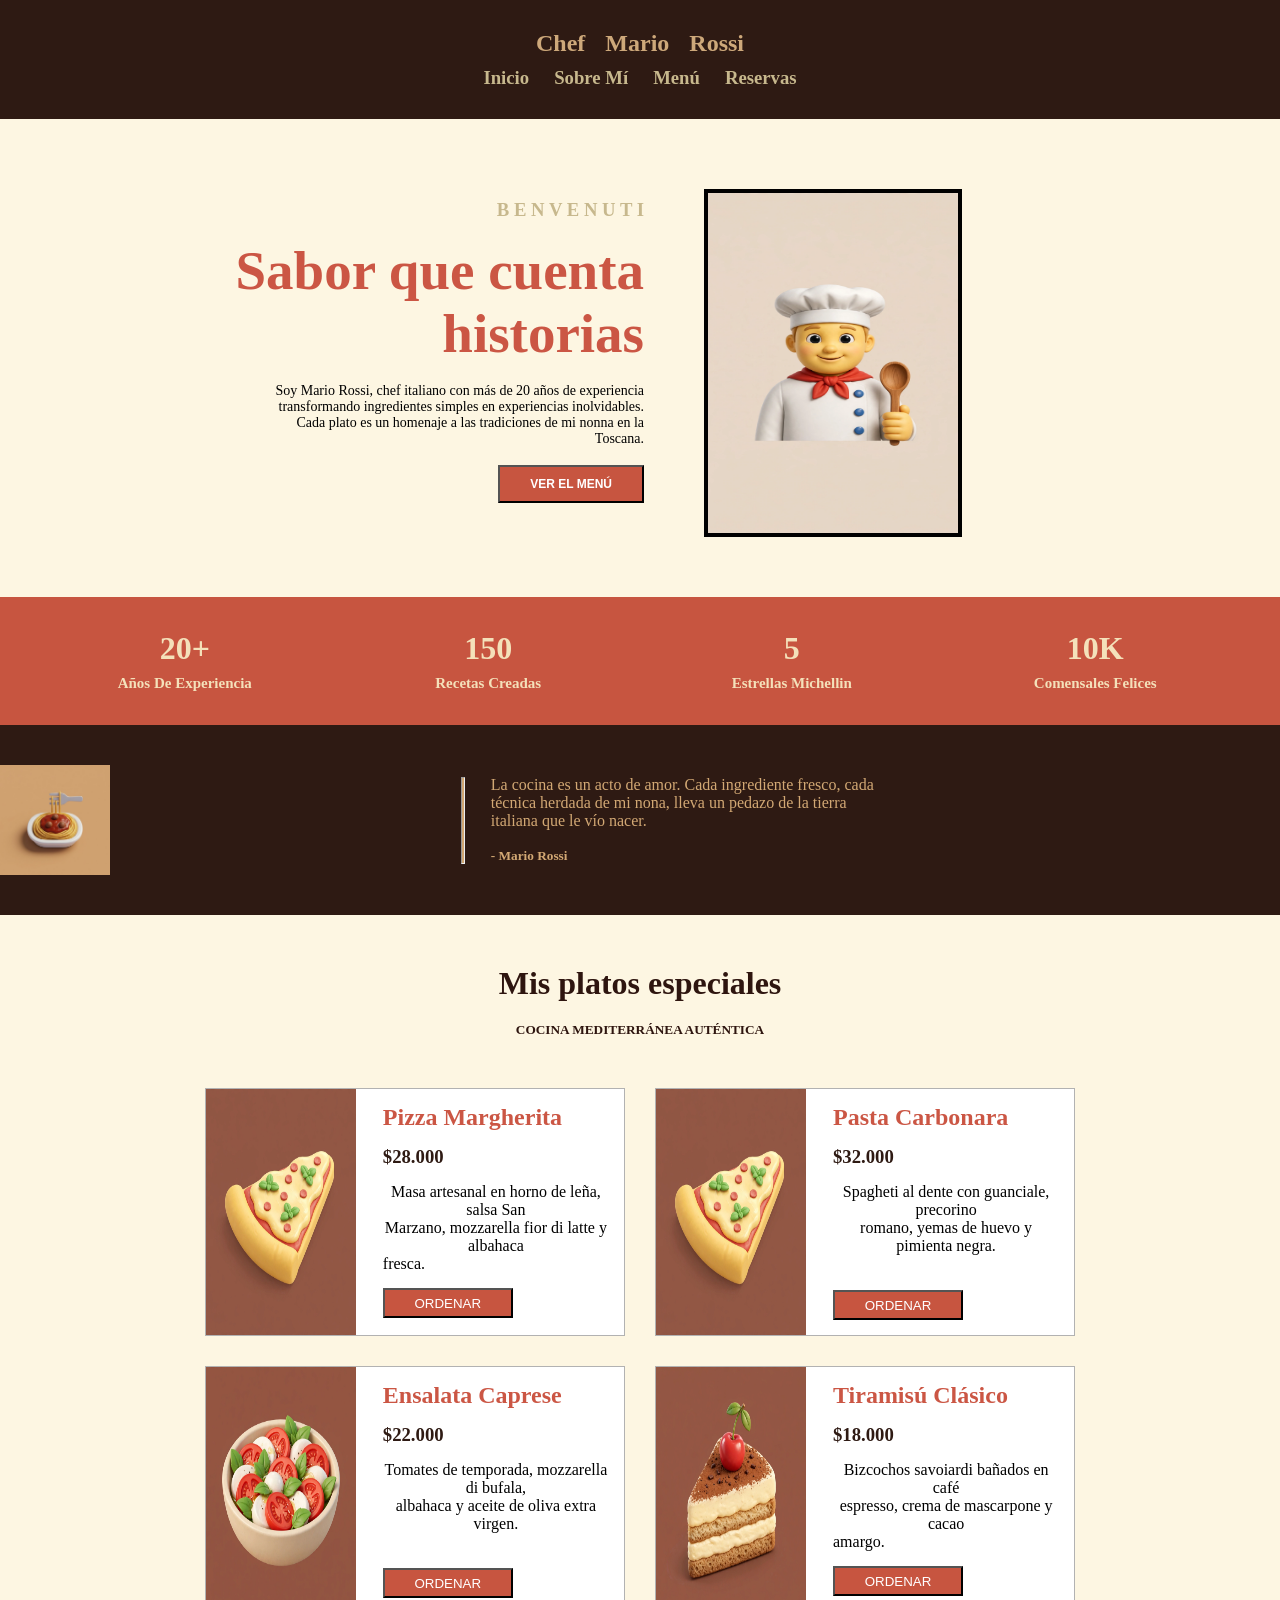
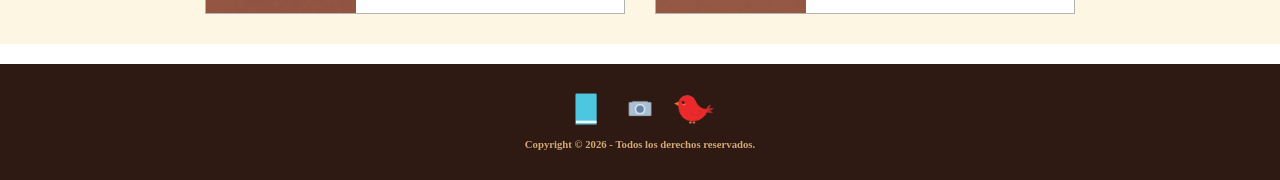
<file: index.html>
<!DOCTYPE html>
<html lang="en">

<head>
    <meta charset="UTF-8">
    <meta name="viewport" content="width=device-width, initial-scale=1.0">
    <link rel="stylesheet" href="stils.css">
    <title>Document</title>
</head>

<body>
    <div class="principal">
        <div class="contenedor1">
            <div class="titulo">
                <h2>Chef</h2>
                <h2>Mario</h2>
                <h2>Rossi</h2>
            </div>
            <div class="iconosIn">
                <h3>Inicio</h3>
                <h3>Sobre Mí</h3>
                <h3>Menú</h3>
                <h3>Reservas</h3>
            </div>
        </div>
        <div class="contenedor2">
            <div class="texto1">
                <h3>B E N V E N U T I</h3>
                <br>
                <h1>Sabor que cuenta</h1>
                <h1>historias</h1>
                <br>
                <p>Soy Mario Rossi, chef italiano con más de 20 años de experiencia</p>
                <p>transformando ingredientes simples en experiencias inolvidables.</p>
                <p>Cada plato es un homenaje a las tradiciones de mi nonna en la</p>
                <p>Toscana.</p>
                <br>
                <div class="">
                    <button class="boton">
                        <h2>VER EL MENÚ</h2>
                    </button>
                </div>
            </div>
            <div class="imagen1">
                <img src="./img/chef.jpg" alt="Cargando">
            </div>
        </div>
        <div class="contenedor3">
            <div class="numeros">
                <h1>20+</h1>
                <h1>150</h1>
                <h1>5</h1>
                <h1>10K</h1>
            </div>
            <div class="numeros">
                <h2>Años De Experiencia</h2>
                <h2>Recetas Creadas</h2>
                <h2>Estrellas Michellin</h2>
                <h2>Comensales Felices</h2>
            </div>
        </div>
        <div class="contenedor4">
            <div>
                <img class="parte4" src="./img/Pasta_pagina.jpg" alt="Cargando">
            </div>
            <hr>
            <div class="text">
                <P>La cocina es un acto de amor. Cada ingrediente fresco, cada </p>
                <p>técnica herdada de mi nona, lleva un pedazo de la tierra </p>
                <p>italiana que le vío nacer.</P>
                <br>
                <h5> - Mario Rossi </h5>
            </div>
            <div>

            </div>
        </div>
        <div class="contenedor_fichas">
            <h1>Mis platos especiales</h1>
            <div class="textico">
                <h5>COCINA MEDITERRÁNEA AUTÉNTICA</h5>
            </div>
            <div class="fichas">
                <div class="fichita">
                    <img src="./img/pizza.jpg" alt="Cargando">
                    <div class="namepiz">
                        <h2>Pizza Margherita</h2>
                        <h3>$28.000</h3>
                        <div class="textopiz">
                            <p>Masa artesanal en horno de leña, salsa San</p>
                            <p>Marzano, mozzarella fior di latte y albahaca</p>
                            <p>fresca.</p>
                        </div>
                        <button>ORDENAR</button>
                    </div>
                </div>
                <div class="fichita">
                    <img src="./img/pizza.jpg" alt="Cargando">
                    <div class="namepiz">
                        <h2>Pasta Carbonara</h2>
                        <h3>$32.000</h3>
                        <div class="textopiz">
                            <p>Spagheti al dente con guanciale, precorino</p>
                            <p>romano, yemas de huevo y pimienta negra.</p>
                        </div>
                        <button class="botoncito">ORDENAR</button>
                    </div>
                </div>
                <div class="fichita">
                    <img src="./img/ensalada.jpg" alt="Cargando">
                    <div class="namepiz">
                        <h2>Ensalata Caprese</h2>
                        <h3>$22.000</h3>
                        <div class="textopiz">
                            <p>Tomates de temporada, mozzarella di bufala,</p>
                            <p>albahaca y aceite de oliva extra virgen.</p>
                        </div>
                        <button class="botoncito">ORDENAR</button>
                    </div>
                </div>
                <div class="fichita">
                    <img src="./img/pastel.jpg" alt="Cargando">
                    <div class="namepiz">
                        <h2>Tiramisú Clásico</h2>
                        <h3>$18.000</h3>
                        <div class="textopiz">
                            <p>Bizcochos savoiardi bañados en café</p>
                            <p>espresso, crema de mascarpone y cacao</p>
                            <p>amargo.</p>
                        </div>
                        <button>ORDENAR</button>
                    </div>
                </div>
            </div>
        </div>
        <div class="ultimocontent">
            <div class="img_ulti">
                <img src="./img/libro.png" alt="Cargando">
                <img src="./img/camara.png" alt="Cargando">
                <img src="./img/pajaro.png" alt="Cargando">
            </div>
        </div>
        <div class="ulti">
            <h6>Copyright © 2026 - Todos los derechos reservados.</h6>
        </div>
    </div>
</body>

</html>
</file>
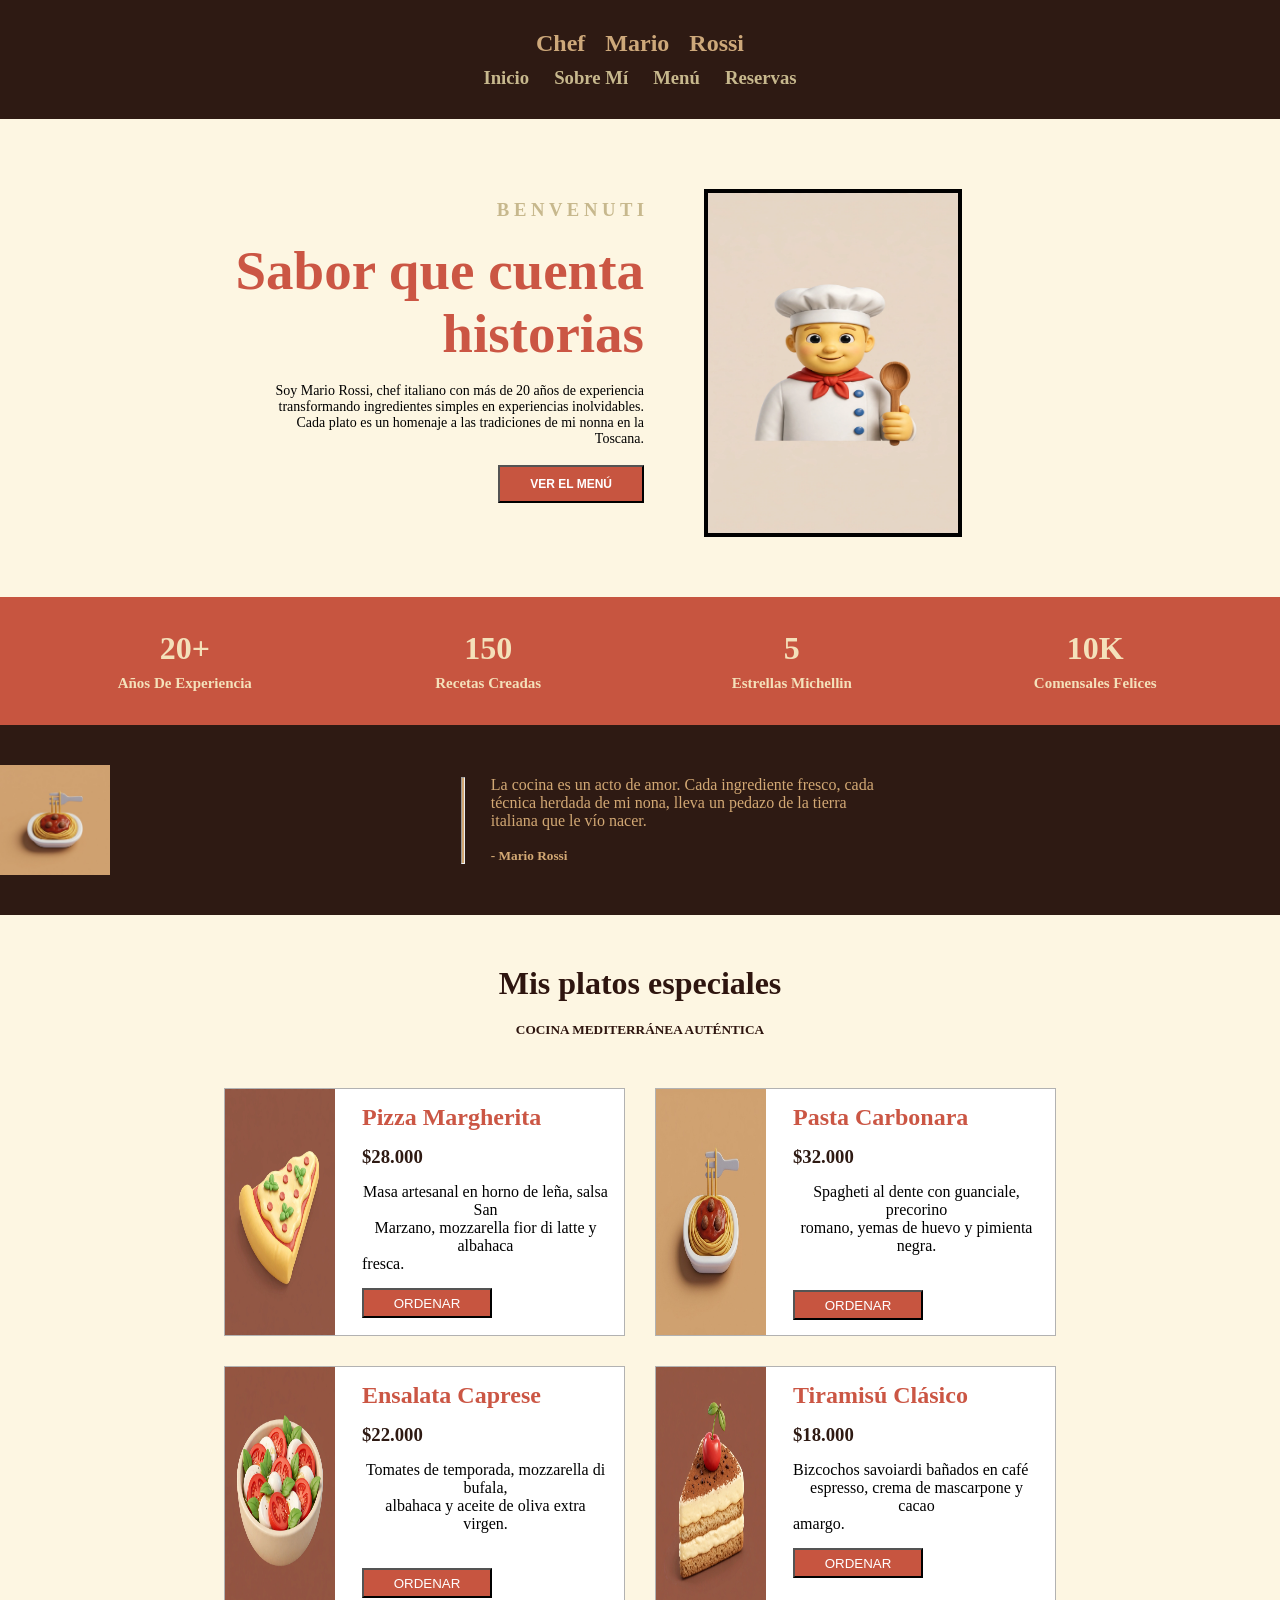
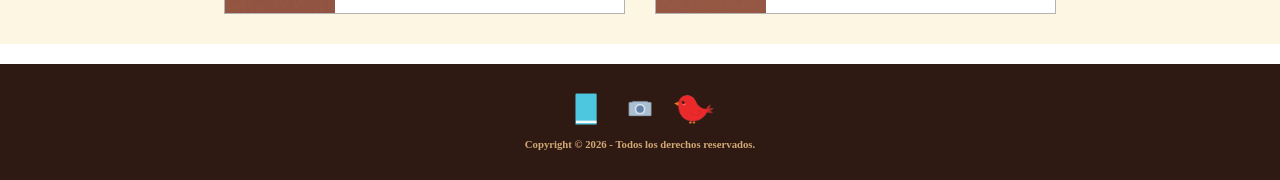
<file: Segunda_pagina#3/index.html>
<!DOCTYPE html>
<html lang="en">

<head>
    <meta charset="UTF-8">
    <meta name="viewport" content="width=device-width, initial-scale=1.0">
    <link rel="stylesheet" href="stils.css">
    <title>Document</title>
</head>

<body>
    <div class="principal">
        <div class="contenedor1">
            <div class="titulo">
                <h2>Chef</h2>
                <h2>Mario</h2>
                <h2>Rossi</h2>
            </div>
            <div class="iconosIn">
                <h3>Inicio</h3>
                <h3>Sobre Mí</h3>
                <h3>Menú</h3>
                <h3>Reservas</h3>
            </div>
        </div>
        <div class="contenedor2">
            <div class="texto1">
                <h3>B E N V E N U T I</h3>
                <br>
                <h1>Sabor que cuenta</h1>
                <h1>historias</h1>
                <br>
                <p>Soy Mario Rossi, chef italiano con más de 20 años de experiencia</p>
                <p>transformando ingredientes simples en experiencias inolvidables.</p>
                <p>Cada plato es un homenaje a las tradiciones de mi nonna en la</p>
                <p>Toscana.</p>
                <br>
                <div class="">
                    <button class="boton">
                        <h2>VER EL MENÚ</h2>
                    </button>
                </div>
            </div>
            <div class="imagen1">
                <img src="imagen.jpg/chef.jpg" alt="Cargando">
            </div>
        </div>
        <div class="contenedor3">
            <div class="numeros">
                <h1>20+</h1>
                <h1>150</h1>
                <h1>5</h1>
                <h1>10K</h1>
            </div>
            <div class="numeros">
                <h2>Años De Experiencia</h2>
                <h2>Recetas Creadas</h2>
                <h2>Estrellas Michellin</h2>
                <h2>Comensales Felices</h2>
            </div>
        </div>
        <div class="contenedor4">
            <div>
                <img class="parte4" src="./imagen.jpg/Pasta_pagina.jpg" alt="Cargando">
            </div>
            <hr>
            <div class="text">
                <P>La cocina es un acto de amor. Cada ingrediente fresco, cada </p>
                <p>técnica herdada de mi nona, lleva un pedazo de la tierra </p>
                <p>italiana que le vío nacer.</P>
                <br>
                <h5> - Mario Rossi </h5>
            </div>
            <div>

            </div>
        </div>
        <div class="contenedor_fichas">
            <h1>Mis platos especiales</h1>
            <div class="textico">
                <h5>COCINA MEDITERRÁNEA AUTÉNTICA</h5>
            </div>
            <div class="fichas">
                <div class="fichita">
                    <img src="./imagen.jpg/pizza.jpg" alt="Cargando">
                    <div class="namepiz">
                        <h2>Pizza Margherita</h2>
                        <h3>$28.000</h3>
                        <div class="textopiz">
                            <p>Masa artesanal en horno de leña, salsa San</p>
                            <p>Marzano, mozzarella fior di latte y albahaca</p>
                            <p>fresca.</p>
                        </div>
                        <button>ORDENAR</button>
                    </div>
                </div>
                <div class="fichita">
                    <img src="./imagen.jpg/Pasta_pagina.jpg" alt="Cargando">
                    <div class="namepiz">
                        <h2>Pasta Carbonara</h2>
                        <h3>$32.000</h3>
                        <div class="textopiz">
                            <p>Spagheti al dente con guanciale, precorino</p>
                            <p>romano, yemas de huevo y pimienta negra.</p>
                        </div>
                        <button class="botoncito">ORDENAR</button>
                    </div>
                </div>
                <div class="fichita">
                    <img src="./imagen.jpg/ensalada.jpg" alt="Cargando">
                    <div class="namepiz">
                        <h2>Ensalata Caprese</h2>
                        <h3>$22.000</h3>
                        <div class="textopiz">
                            <p>Tomates de temporada, mozzarella di bufala,</p>
                            <p>albahaca y aceite de oliva extra virgen.</p>
                        </div>
                        <button class="botoncito">ORDENAR</button>
                    </div>
                </div>
                <div class="fichita">
                    <img src="./imagen.jpg/pastel.jpg" alt="Cargando">
                    <div class="namepiz">
                        <h2>Tiramisú Clásico</h2>
                        <h3>$18.000</h3>
                        <div class="textopiz">
                            <p>Bizcochos savoiardi bañados en café</p>
                            <p>espresso, crema de mascarpone y cacao</p>
                            <p>amargo.</p>
                        </div>
                        <button>ORDENAR</button>
                    </div>
                </div>
            </div>
        </div>
        <div class="ultimocontent">
            <div class="img_ulti">
                <img src="./imagen.jpg/libro.png" alt="Cargando">
                <img src="./imagen.jpg/camara.png" alt="Cargando">
                <img src="./imagen.jpg/pajaro.png" alt="Cargando">
            </div>
        </div>
        <div class="ulti">
            <h6>Copyright © 2026 - Todos los derechos reservados.</h6>
        </div>
    </div>
</body>

</html>
</file>
<file: stils.css>
* {
    padding: 0%;
    margin: 0;
}

.principal {
    width: 100%;
}

.contenedor1 {
    background-color: #2E1A13;
    padding: 30px;
}

.titulo {
    display: flex;
    flex-direction: row;
    justify-content: center;
    gap: 20px;
    color: #CDA87A;
}

.iconosIn {
    display: flex;
    flex-direction: row;
    justify-content: center;
    padding-top: 10px;
    gap: 25px;
    color: #CDA87A;
}

.contenedor2 {
    display: grid;
    grid-template-columns: 55% 45%;
    padding-top: 20px;
    padding-bottom: 10px;
    background-color: #FDF6E2;
}

h3 {
    color: #C7B88D;
}

.texto1 h1 {
    color: #CB5644;
}

.texto1 {
    display: flex;
    flex-direction: column;
    align-items: flex-end;
    margin: 60px;
}

.texto1 h1 {
    font-size: 55px;
}

.texto1 p {
    font-size: 14px;
}

.boton {
    padding: 10px 30px;
    font-size: 8px;
    display: flex;
    justify-content: center;
    background-color: #C75540;
    color: white;
}

.boton h2 {
    align-items: center;
}

.imagen1 img {
    display: flex;
    align-items: flex-start;
    border: solid 4px black;
    width: 250px;
    height: 340px;
    margin: 50px 0px 50px 0px;
}

.contenedor3 {
    background-color: #C75540;
    padding: 25px;
}

.numeros {
    display: grid;
    grid-template-columns: repeat(4, 1fr);
    text-align: center;
    margin: 8px;
    color: #F4E1BA;
}

.numeros h2 {
    font-size: 15px;
}

.contenedor4 {
    display: grid;
    grid-template-columns: 36% 30px 62%;
    padding-top: 10px;
    padding-bottom: 10px;
    background-color: #2E1A13;
}

.contenedor4 img {
    display: flex;
    width: 110px;
    height: 110px;
    padding-top: 30px;
    padding-bottom: 30px;
    padding-right: 20px;
    justify-self: end;
}

.contenedor4 hr {
    height: 50%;
    width: 2px;
    align-self: center;
    background-color: #D2A874;
}

.text {
    align-self: center;
    color: #D2A874;
}

.contenedor_fichas {
    display: flex;
    flex-direction: column;
    text-align: center;
    gap: 20px;
    padding-top: 50px;
    background-color: #FDF6E2;
}

.contenedor_fichas h1 {
    color: #2E150F;
}

.textico {
    margin-bottom: 30px;
    color: #2E150F;
}

.fichas {
    display: grid;
    grid-template-columns: repeat(2, 1fr);
    width: 68%;
    align-self: center;
    gap: 30px;
    padding-bottom: 30px;
}

.fichita {
    display: grid;
    grid-template-columns: 150px 1fr;
    gap: 12px;
    background-color: white;
    border: solid 1px rgb(178, 178, 178);
}

.fichita img {
    width: 100%;
    height: 100%;
}

.namepiz {
    display: flex;
    flex-direction: column;
    align-items: flex-start;
    gap: 15px;
    padding: 15px;
}

.namepiz h2 {
    color: #CB5644;
}

.namepiz h3 {
    color: #2E1A13;
}

.textopiz {
    display: flex;
    flex-direction: column;
    align-items: flex-start;
}

.namepiz button {
    width: 130px;
    height: 30px;
    background-color: #C75540;
    color: white;
}

.botoncito {
    margin-top: 20px;
}

.ultimocontent {
    display: flex;
    justify-content: center;
    margin-top: 20px;
    padding-top: 20px;
    background-color: #2E1A13;
}

.img_ulti img {
    width: 50px;
    height: 50px;
}

.ulti {
    display: flex;
    justify-content: center;
    padding-bottom: 30px;
    background-color: #2E1A13;
    color: #D2A874;
}

@media (max-width:800px) {
    .principal {
        width: 100%;
        align-self: center;
    }

    .titulo {
        font-size: 17px;
    }

    .iconosIn {
        font-size: 15px;
    }

    .texto1 h1 {
        font-size: 50px;
        align-items: end;
        text-align: end;
    }

    .texto1 h3 {
        font-size: 15px;
    }

    .texto1 p {
        font-size: 14px;
        text-align: end;
    }

    .boton {
        width: 135px;
        height: 30px;
        font-size: 7px;
        align-items: center;
    }

    .contenedor2 {
        display: grid;
        grid-template-columns: 70% 30%;
    }

    .imagen1 img {
        width: 170px;
        height: 250px;
        align-self: center;
        margin-top: 80px;
    }

    .numeros {
        font-size: 12px;
    }

    .contenedor4 img {
        width: 100px;
        height: 100px;
    }

    .contenedor4 hr {
        height: 40%;
        width: 1px;
    }

    .text {
        font-size: 14px;
    }

    .fichas {
        width: 85%;
    }

    .fichita {
        display: grid;
        grid-template-columns: 80px 1fr;
        align-items: center;
        gap: 5px;
    }

    .fichita img {
        width: 100%;
        height: 100%;
    }

    .namepiz {
        padding: 8px;
        gap: 9px;
    }

    .namepiz h2 {
        font-size: 20px;
    }

    .namepiz h3 {
        font-size: 18px;
    }

    .textopiz p {
        font-size: 14px;
        text-align: left;
    }

    .botoncito {
        margin-top: 0px;
    }

    .namepiz button {
        width: 100px;
        height: 25px;
    }

    .img_ulti img {
        width: 30px;
        height: 40px;
    }

    .ulti h6 {
        font-size: 9px;
    }
}

@media (max-width:660px) {
    .imagen1 img {
        width: 150px;
        height: 230px;
        align-self: center;
        margin-top: 135px;
    }
}

@media (max-width:600px) {
    .principal {
        width: 100%;
        align-self: center;
    }

    .titulo {
        font-size: 16px;
    }

    .iconosIn {
        font-size: 13px;
    }

    .texto1 h1 {
        font-size: 38px;
    }

    .texto1 h3 {
        font-size: 12px;
    }

    .texto1 p {
        font-size: 13px;
        display: flex;
        text-align: end;
    }

    .boton {
        width: 125px;
        height: 25px;
        font-size: 6px;
        align-items: center;
    }

    .contenedor2 {
        display: grid;
        grid-template-columns: 70% 30%;
        padding-right: 12px;
    }

    .imagen1 img {
        width: 140px;
        height: 210px;
        align-self: center;
        margin-top: 99px;
    }

    .numeros {
        font-size: 10px;
    }

    .numeros h2 {
        font-size: 13px;
    }

    .contenedor4 img {
        width: 90px;
        height: 90px;
    }

    .contenedor4 hr {
        height: 40%;
        width: 1px;
    }

    .text {
        font-size: 12px;
    }

    .fichas {
        width: 70%;
        align-items: center;
        grid-template-columns: 1fr;
    }

    .contenedor_fichas {
        align-content: center;
    }

    .fichita {
        display: grid;
        align-items: center;
        gap: 5px;
    }

    .contenedor_fichas h1 {
        font-size: 28px;
    }

    .textico {
        font-size: 14px;
    }

    .namepiz {
        padding: 20px;
    }

    .namepiz h2 {
        font-size: 19px;
    }

    .namepiz h3 {
        font-size: 17px;
    }

    .textopiz p {
        font-size: 13px;
        text-align: left;
    }

    .namepiz button {
        width: 80px;
        height: 25px;
        font-size: 10px;
    }

    .img_ulti img {
        width: 20px;
        height: 30px;
    }

    .ulti h6 {
        font-size: 6px;
    }
}

@media (max-width:470px) {
    .contenedor2 {
        display: grid;
        grid-template-columns: 60% 40%;
        padding-right: 12px;
        align-content: end;
    }

    .texto1 {
        margin: 20px;
    }

    .imagen1 img {
        width: 120px;
        height: 200px;
        align-self: center;
        margin-top: 85px;
        margin-left: 20px;
    }

    .text {
        font-size: 10px;
    }
}

@media (max-width:400px) {
    .principal {
        width: 100%;
        align-self: center;
    }

    .titulo {
        font-size: 13px;
    }

    .iconosIn {
        font-size: 11px;
    }

    .contenedor2 {
        display: grid;
        grid-template-columns: 60% 40%;
        padding-right: 12px;
    }

    .texto1 {
        margin-right: 30px;
    }

    .texto1 h3 {
        font-size: 8px;
    }

    .texto1 h1 {
        font-size: 28px;
        text-align: end;
    }

    .texto1 p {
        font-size: 10px;
        display: flex;
        text-align: end;
    }

    .boton {
        width: 70px;
        height: 17px;
        font-size: 4px;
        align-items: center;
        padding: 0px;
        padding-top: 5px;
        padding-bottom: 5px;
    }

    .imagen1 img {
        width: 110px;
        height: 180px;
        margin-top: 96px;
    }

    .numeros {
        font-size: 9px;
    }

    .numeros h2 {
        font-size: 8px;
    }

    .contenedor4 img {
        width: 80px;
        height: 80px;
    }

    .contenedor4 hr {
        height: 38%;
        width: 1px;
    }

    .text {
        font-size: 9px;
    }

    .fichas {
        width: 85%;
        align-items: center;
        grid-template-columns: 1fr;
    }

    .contenedor_fichas {
        align-content: center;
    }

    .fichita {
        display: grid;
        align-items: center;
        gap: 5px;
    }

    .fichita img {
        width: 100%;
        height: 100%;
    }

    .contenedor_fichas h1 {
        font-size: 23px;
    }

    .textico {
        font-size: 11px;
    }

    .namepiz {
        padding: 8px;
        gap: 5px;
    }

    .namepiz h2 {
        font-size: 18px;
    }

    .namepiz h3 {
        font-size: 15px;
    }

    .textopiz p {
        font-size: 12px;
        text-align: left;
    }

    .namepiz button {
        width: 70px;
        height: 22px;
        font-size: 9px;
    }

    .botoncito {
        margin-top: 0px;
    }

    .img_ulti img {
        width: 17px;
        height: 27px;
    }

    .ulti h6 {
        font-size: 8px;
    }
}
</file>
<file: Segunda_pagina#3/stils.css>
* {
    padding: 0%;
    margin: 0;
}

.principal {
    width: 100%;
}

.contenedor1 {
    background-color: #2E1A13;
    padding: 30px;
}

.titulo {
    display: flex;
    flex-direction: row;
    justify-content: center;
    gap: 20px;
    color: #CDA87A;
}

.iconosIn {
    display: flex;
    flex-direction: row;
    justify-content: center;
    padding-top: 10px;
    gap: 25px;
    color: #CDA87A;
}

.contenedor2 {
    display: grid;
    grid-template-columns: 55% 45%;
    padding-top: 20px;
    padding-bottom: 10px;
    background-color: #FDF6E2;
}

h3 {
    color: #C7B88D;
}

.texto1 h1 {
    color: #CB5644;
}

.texto1 {
    display: flex;
    flex-direction: column;
    align-items: flex-end;
    margin: 60px;
}

.texto1 h1 {
    font-size: 55px;
}

.texto1 p {
    font-size: 14px;
}

.boton {
    padding: 10px 30px;
    font-size: 8px;
    display: flex;
    justify-content: center;
    background-color: #C75540;
    color: white;
}

.boton h2 {
    align-items: center;
}

.imagen1 img {
    display: flex;
    align-items: flex-start;
    border: solid 4px black;
    width: 250px;
    height: 340px;
    margin: 50px 0px 50px 0px;
}

.contenedor3 {
    background-color: #C75540;
    padding: 25px;
}

.numeros {
    display: grid;
    grid-template-columns: repeat(4, 1fr);
    text-align: center;
    margin: 8px;
    color: #F4E1BA;
}

.numeros h2 {
    font-size: 15px;
}

.contenedor4 {
    display: grid;
    grid-template-columns: 36% 30px 62%;
    padding-top: 10px;
    padding-bottom: 10px;
    background-color: #2E1A13;
}

.contenedor4 img {
    display: flex;
    width: 110px;
    height: 110px;
    padding-top: 30px;
    padding-bottom: 30px;
    padding-right: 20px;
    justify-self: end;
}

.contenedor4 hr {
    height: 50%;
    width: 2px;
    align-self: center;
    background-color: #D2A874;
}

.text {
    align-self: center;
    color: #D2A874;
}

.contenedor_fichas {
    display: flex;
    flex-direction: column;
    text-align: center;
    gap: 20px;
    padding-top: 50px;
    background-color: #FDF6E2;
}

.contenedor_fichas h1 {
    color: #2E150F;
}

.textico {
    margin-bottom: 30px;
    color: #2E150F;
}

.fichas {
    display: grid;
    grid-template-columns: repeat(2, 1fr);
    width: 65%;
    align-self: center;
    gap: 30px;
    padding-bottom: 30px;
}

.fichita {
    display: grid;
    grid-template-columns: 110px 1fr;
    gap: 12px;
    background-color: white;
    border: solid 1px rgb(178, 178, 178);
}

.fichita img {
    width: 100%;
    height: 100%;
}

.namepiz {
    display: flex;
    flex-direction: column;
    align-items: flex-start;
    gap: 15px;
    padding: 15px;
}

.namepiz h2 {
    color: #CB5644;
}

.namepiz h3 {
    color: #2E1A13;
}

.textopiz {
    display: flex;
    flex-direction: column;
    align-items: flex-start;
}

.namepiz button {
    width: 130px;
    height: 30px;
    background-color: #C75540;
    color: white;
}

.botoncito {
    margin-top: 20px;
}

.ultimocontent {
    display: flex;
    justify-content: center;
    margin-top: 20px;
    padding-top: 20px;
    background-color: #2E1A13;
}

.img_ulti img {
    width: 50px;
    height: 50px;
}

.ulti {
    display: flex;
    justify-content: center;
    padding-bottom: 30px;
    background-color: #2E1A13;
    color: #D2A874;
}

/* Prácticas de responsividad en la página. */
@media (max-width:800px) {
    .principal {
        width: 100%;
        align-self: center;
    }

    .titulo {
        font-size: 17px;
    }

    .iconosIn {
        font-size: 15px;
    }

    .texto1 h1 {
        font-size: 50px;
    }

    .texto1 h3 {
        font-size: 15px;
    }

    .texto1 p {
        font-size: 14px;
    }

    .boton {
        width: 135px;
        height: 30px;
        font-size: 7px;
        align-items: center;
    }

    .contenedor2 {
        display: grid;
        grid-template-columns: 70% 30%;
    }

    .imagen1 img {
        width: 170px;
        height: 250px;
        align-self: center;
        margin-top: 80px;
    }

    .numeros {
        font-size: 12px;
    }

    .contenedor4 img {
        width: 100px;
        height: 100px;
    }

    .contenedor4 hr {
        height: 40%;
        width: 1px;
    }

    .text {
        font-size: 14px;
    }

    .fichas {
        width: 85%;
    }

    .fichita {
        display: grid;
        grid-template-columns: 80px 1fr;
        align-items: center;
        gap: 5px;
    }
    .fichita img{
        width: 100%;
        height: 100%;
    }
    .namepiz {
        padding: 8px;
        gap: 9px;
    }
    .namepiz h2 {
        font-size: 20px;
    }

    .namepiz h3 {
        font-size: 18px;
    }

    .textopiz p {
        font-size: 14px;
        text-align: left;
    }
    .botoncito {
        margin-top: 0px;
    }
    .namepiz button {
        width: 100px;
        height: 25px;
    }

    .img_ulti img {
        width: 30px;
        height: 40px;
    }

    .ulti h6 {
        font-size: 9px;
    }
}

@media (max-width:600px) {
    .principal {
        width: 100%;
        align-self: center;
    }
    .titulo{
        font-size: 16px;
    }
    .iconosIn{
        font-size: 13px;
    }
    .texto1 h1 {
        font-size: 38px;
    }

    .texto1 h3 {
        font-size: 12px;
    }

    .texto1 p {
        font-size: 13px;
        display: flex;
        text-align: end;
    }
    .boton {
        width: 125px;
        height: 25px;
        font-size: 6px;
        align-items: center;
    }

    .contenedor2 {
        display: grid;
        grid-template-columns: 70% 30%;
        padding-right: 12px;
    }

    .imagen1 img {
        width: 140px;
        height: 210px;
        align-self: center;
        margin-top: 99px;
    }
    .numeros {
        font-size: 10px;
    }
    .numeros h2{
        font-size: 13px;
    }

    .contenedor4 img {
        width: 90px;
        height: 90px;
    }

    .contenedor4 hr {
        height: 40%;
        width: 1px;
    }

    .text {
        font-size: 12px;
    }

    .fichas {
        width: 70%;
        align-items: center;
        grid-template-columns: 1fr;
    }
    .contenedor_fichas{
        align-content: center;
    }
    .fichita {
        display: grid;
        align-items: center;
        gap: 5px;
    }
    .contenedor_fichas h1{
        font-size: 28px;
    }
    .textico{
        font-size: 14px;
    }
    .namepiz{
        padding: 20px;
    }
    .namepiz h2 {
        font-size: 19px;
    }

    .namepiz h3 {
        font-size: 17px;
    }

    .textopiz p {
        font-size: 13px;
        text-align: left;
    }

    .namepiz button {
        width: 80px;
        height: 25px;
        font-size: 10px;
    }

    .img_ulti img {
        width: 20px;
        height: 30px;
    }

    .ulti h6 {
        font-size: 6px;
    }

}
@media (max-width:400px) {
    .principal {
        width: 100%;
        align-self: center;
    }
    .titulo{
        font-size: 13px;
    }
    .iconosIn{
        font-size: 11px;
    }
    .contenedor2 {
        display: grid;
        grid-template-columns: 60% 40%;
        padding-right: 12px;
    }
    .texto1{
        margin-right: 30px;
    }
    .texto1 h3{
        font-size: 8px;
    }
    .texto1 h1 {
        font-size:28px;
        text-align: end;
    }

    .texto1 p {
        font-size: 10px;
        display: flex;
        text-align: end;
    }
    .boton {
        width: 70px;
        height: 17px;
        font-size: 4px;
        align-items: center;
        padding: 0px;
        padding-top: 5px;
        padding-bottom: 5px;
    }
    .imagen1 img {
        width: 110px;
        height: 180px;
        margin-top: 96px;
    }
    .numeros {
        font-size: 9px;
    }
    .numeros h2{
        font-size: 8px;
    }

    .contenedor4 img {
        width: 80px;
        height: 80px;
    }

    .contenedor4 hr {
        height: 38%;
        width: 1px;
    }

    .text {
        font-size: 9px;

    }

    .fichas {
        width: 85%;
        align-items: center;
        grid-template-columns: 1fr;
    }
    .contenedor_fichas{
        align-content: center;
    }
    .fichita {
        display: grid;
        align-items: center;
        gap: 5px;
    }
    .fichita img{
        width: 100%;
        height: 100%;
    }
    .contenedor_fichas h1{
        font-size: 23px;
    }
    .textico{
        font-size: 11px;
    }
    namepiz{
        padding: 8px;
        gap: 5px;
    }
    .namepiz h2 {
        font-size: 18px;
    }

    .namepiz h3 {
        font-size: 15px;
    }

    .textopiz p {
        font-size: 12px;
        text-align: left;
    }

    .namepiz button {
        width: 70px;
        height: 22px;
        font-size: 9px;
    }
    .botoncito{
        margin-top: 0px;
    }
    .img_ulti img {
        width: 17px;
        height: 27px;
    }

    .ulti h6 {
        font-size: 8px;
    }

}
</file>
